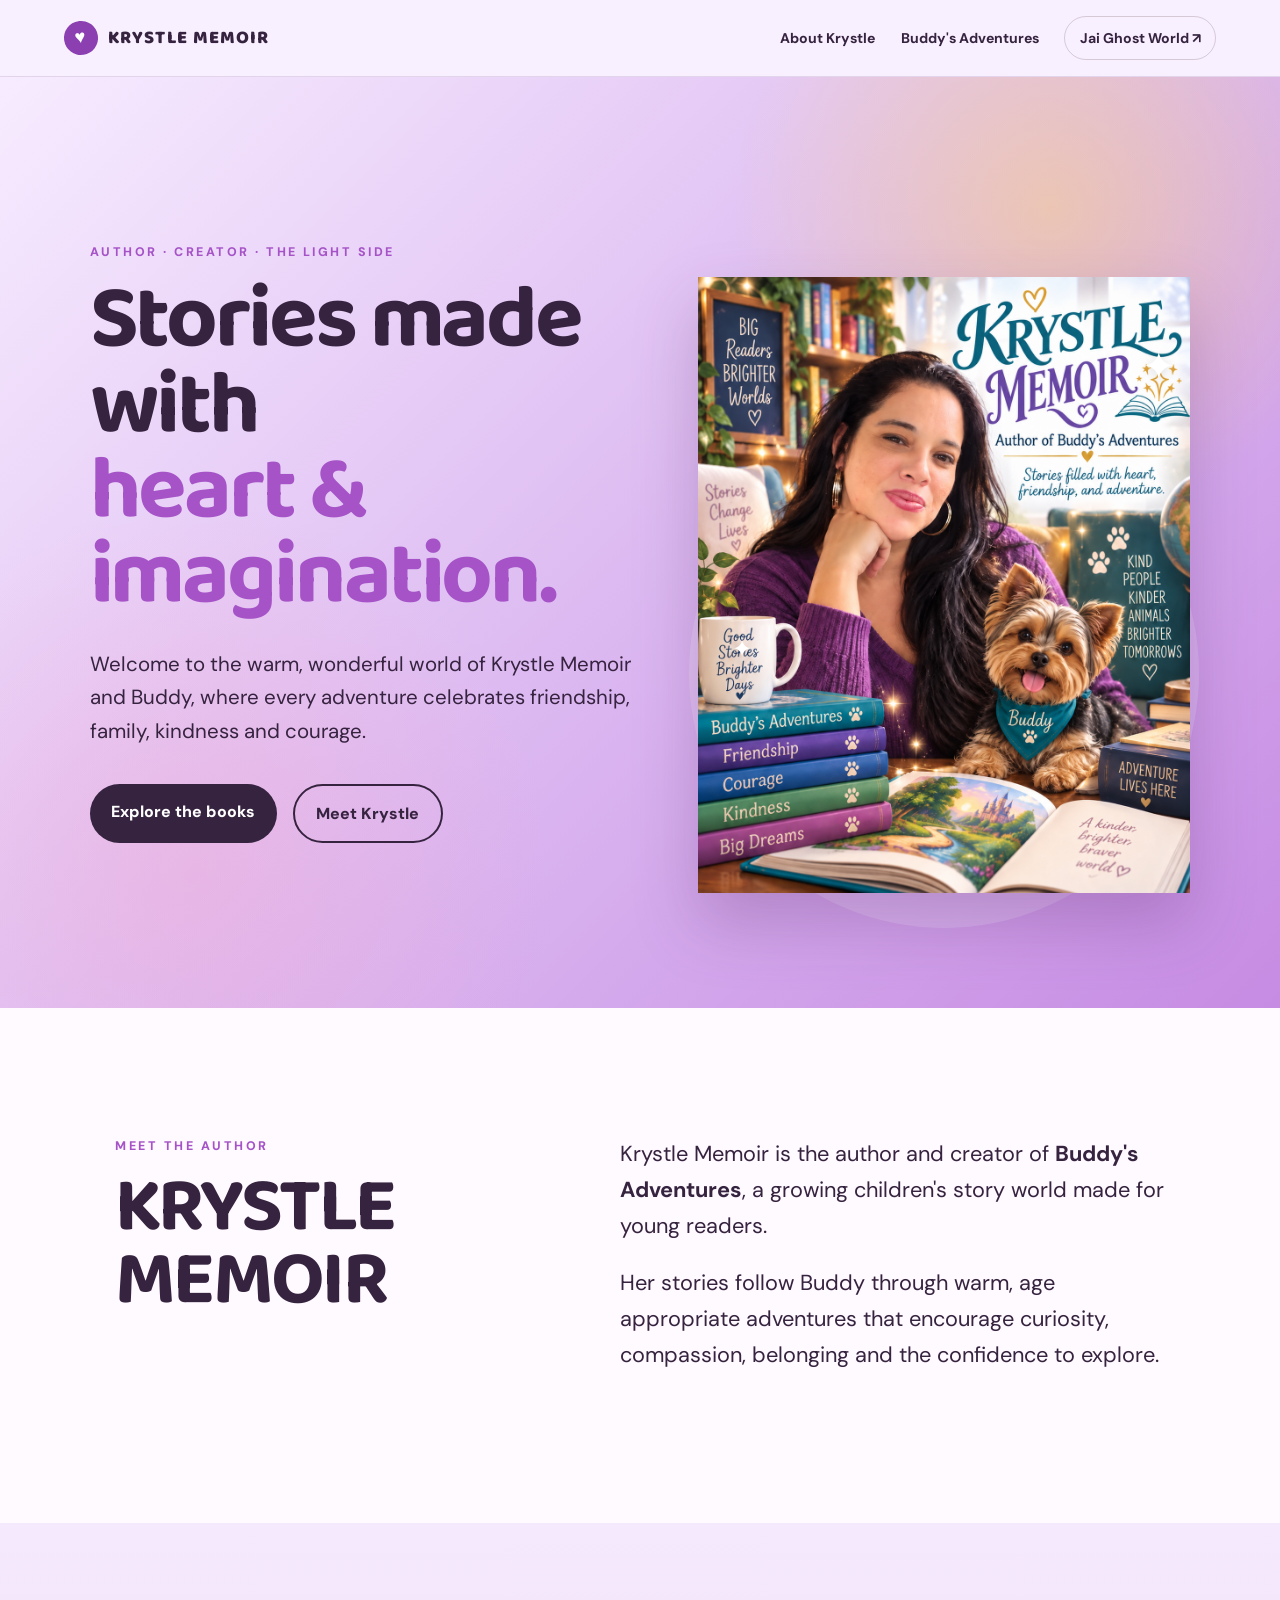
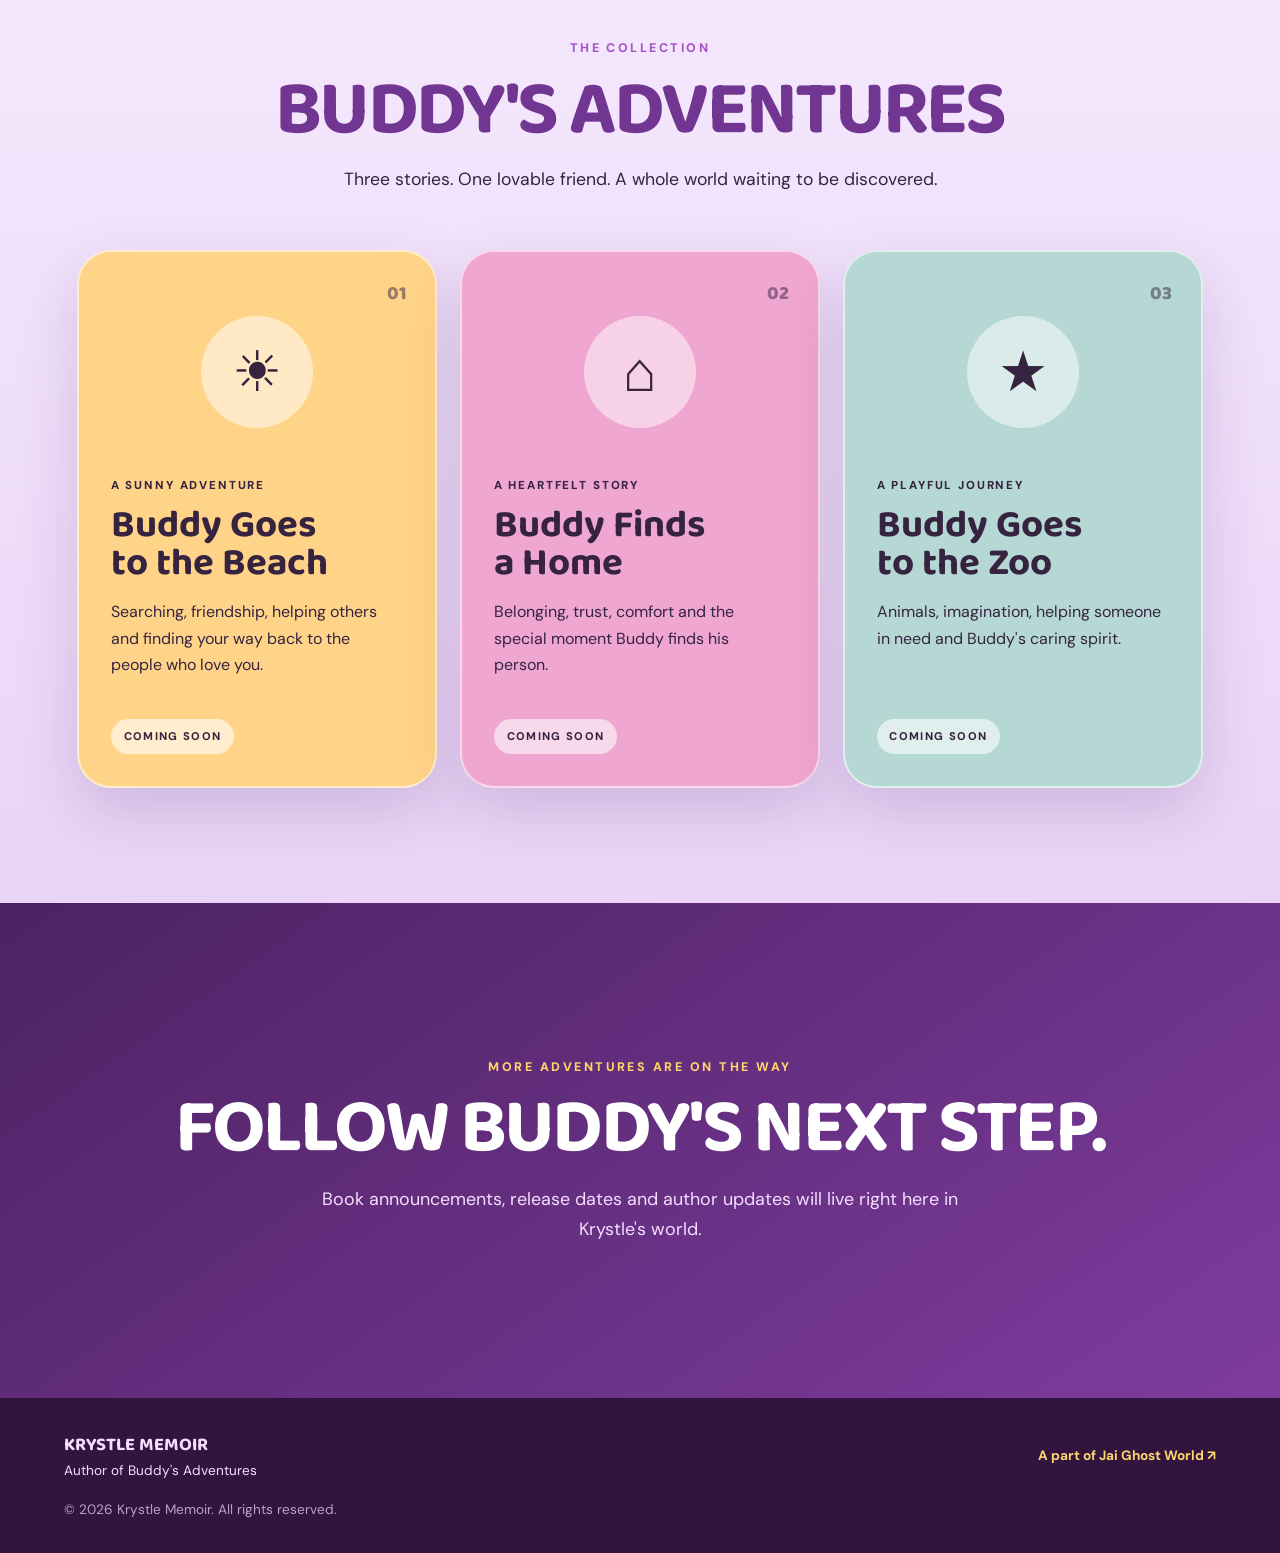
<file: index.html>
<!doctype html>
<html lang="en">
<head>
  <meta charset="utf-8">
  <meta name="viewport" content="width=device-width,initial-scale=1">
  <meta name="theme-color" content="#f6a86f">
  <meta name="description" content="Meet author Krystle Memoir and explore Buddy's Adventures, a warm children's story world about friendship, family, courage and imagination.">
  <meta property="og:title" content="Krystle Memoir | Buddy's Adventures">
  <meta property="og:description" content="A bright children's story world created by author Krystle Memoir.">
  <meta property="og:image" content="https://krystlememoir.jaighostworld.com/Krystle%20Memoir_%20Stories%20of%20Heart%20and%20Adventure.png?v=2">
  <meta property="og:url" content="https://krystlememoir.jaighostworld.com/">
  <meta property="og:type" content="website">
  <link rel="canonical" href="https://krystlememoir.jaighostworld.com/">
  <title>Krystle Memoir | Buddy's Adventures</title>
  <link rel="preconnect" href="https://fonts.googleapis.com">
  <link rel="preconnect" href="https://fonts.gstatic.com" crossorigin>
  <link href="https://fonts.googleapis.com/css2?family=Baloo+2:wght@500;600;700;800&family=DM+Sans:wght@400;500;700&display=swap" rel="stylesheet">
  <link rel="stylesheet" href="styles.css">
</head>
<body>
  <header class="site-header">
    <a class="brand" href="#top" aria-label="Krystle Memoir and Buddy's Adventures home">
      <span class="paw" aria-hidden="true">♥</span>
      <span>KRYSTLE MEMOIR</span>
    </a>
    <nav aria-label="Primary navigation">
      <a href="#about">About Krystle</a>
      <a href="#books">Buddy's Adventures</a>
      <a class="world-link" href="https://jaighostworld.com/">Jai Ghost World ↗</a>
    </nav>
  </header>

  <main id="top">
    <section class="hero">
      <div class="hero-copy">
        <p class="eyebrow">AUTHOR · CREATOR · THE LIGHT SIDE</p>
        <h1>Stories made with<br><em>heart &amp; imagination.</em></h1>
        <p class="intro">Welcome to the warm, wonderful world of Krystle Memoir and Buddy, where every adventure celebrates friendship, family, kindness and courage.</p>
        <div class="actions">
          <a class="button primary" href="#books">Explore the books</a>
          <a class="button secondary" href="#about">Meet Krystle</a>
        </div>
      </div>
      <div class="hero-art">
        <div class="sun" aria-hidden="true"></div>
        <img src="Krystle%20Memoir_%20Stories%20of%20Heart%20and%20Adventure.png?v=2" alt="Krystle Memoir with Buddy in the Buddy's Adventures reading room" width="900" height="1100">
        <span class="spark spark-one" aria-hidden="true">✦</span>
        <span class="spark spark-two" aria-hidden="true">✦</span>
      </div>
    </section>

    <section class="about" id="about">
      <div>
        <p class="eyebrow">MEET THE AUTHOR</p>
        <h2>KRYSTLE MEMOIR</h2>
      </div>
      <div class="about-copy">
        <p>Krystle Memoir is the author and creator of <strong>Buddy's Adventures</strong>, a growing children's story world made for young readers.</p>
        <p>Her stories follow Buddy through warm, age appropriate adventures that encourage curiosity, compassion, belonging and the confidence to explore.</p>
      </div>
    </section>

    <section class="books" id="books">
      <div class="section-heading">
        <p class="eyebrow">THE COLLECTION</p>
        <h2>BUDDY'S ADVENTURES</h2>
        <p>Three stories. One lovable friend. A whole world waiting to be discovered.</p>
      </div>
      <div class="book-grid">
        <article class="book-card beach">
          <span class="number">01</span>
          <div class="book-icon" aria-hidden="true">☀</div>
          <p class="label">A SUNNY ADVENTURE</p>
          <h3>Buddy Goes<br>to the Beach</h3>
          <p>Searching, friendship, helping others and finding your way back to the people who love you.</p>
          <span class="status">COMING SOON</span>
        </article>
        <article class="book-card home">
          <span class="number">02</span>
          <div class="book-icon" aria-hidden="true">⌂</div>
          <p class="label">A HEARTFELT STORY</p>
          <h3>Buddy Finds<br>a Home</h3>
          <p>Belonging, trust, comfort and the special moment Buddy finds his person.</p>
          <span class="status">COMING SOON</span>
        </article>
        <article class="book-card zoo">
          <span class="number">03</span>
          <div class="book-icon" aria-hidden="true">★</div>
          <p class="label">A PLAYFUL JOURNEY</p>
          <h3>Buddy Goes<br>to the Zoo</h3>
          <p>Animals, imagination, helping someone in need and Buddy's caring spirit.</p>
          <span class="status">COMING SOON</span>
        </article>
      </div>
    </section>

    <section class="welcome">
      <p class="eyebrow">MORE ADVENTURES ARE ON THE WAY</p>
      <h2>FOLLOW BUDDY'S NEXT STEP.</h2>
      <p>Book announcements, release dates and author updates will live right here in Krystle's world.</p>
    </section>
  </main>

  <footer>
    <div>
      <strong>KRYSTLE MEMOIR</strong>
      <span>Author of Buddy's Adventures</span>
    </div>
    <a href="https://jaighostworld.com/">A part of Jai Ghost World ↗</a>
    <p>© 2026 Krystle Memoir. All rights reserved.</p>
  </footer>
</body>
</html>
</file>
<file: styles.css>
:root{--ink:#36233f;--cream:#f8efff;--peach:#f4a6cf;--orange:#a553c7;--gold:#ffd56a;--rose:#ef9ac4;--sage:#a8d7cf;--paper:#fffaff;--purple:#713592;--shadow:0 24px 60px rgba(78,38,104,.18)}
*{box-sizing:border-box}
html{scroll-behavior:smooth}
body{margin:0;background:var(--cream);color:var(--ink);font-family:"DM Sans",sans-serif;line-height:1.65}
a{color:inherit;text-decoration:none}
.site-header{position:sticky;top:0;z-index:20;display:flex;align-items:center;justify-content:space-between;gap:2rem;padding:1rem clamp(1.2rem,5vw,5rem);background:rgba(248,239,255,.92);border-bottom:1px solid rgba(74,35,91,.12);backdrop-filter:blur(14px)}
.brand{display:flex;align-items:center;gap:.65rem;font-family:"Baloo 2",sans-serif;font-size:1.15rem;font-weight:800;letter-spacing:.06em}.paw{display:grid;place-items:center;width:2.1rem;height:2.1rem;border-radius:50%;background:#8b3fb1;color:white;transform:rotate(-8deg)}
nav{display:flex;align-items:center;gap:1.6rem;font-size:.88rem;font-weight:700}nav a:hover{color:var(--orange)}.world-link{padding:.6rem .9rem;border:1px solid rgba(56,36,31,.18);border-radius:999px}
.hero{min-height:760px;display:grid;grid-template-columns:minmax(0,1.05fr) minmax(350px,.95fr);align-items:center;gap:clamp(2rem,5vw,6rem);padding:clamp(4rem,9vw,8rem) clamp(1.2rem,7vw,7rem);overflow:hidden;background:radial-gradient(circle at 82% 14%,rgba(255,213,106,.45),transparent 24%),radial-gradient(circle at 15% 85%,rgba(244,166,207,.38),transparent 27%),linear-gradient(135deg,#f7ecff 0%,#dcb9f1 52%,#c68be3 100%)}
.hero-copy{position:relative;z-index:2;max-width:760px}.eyebrow{margin:0 0 1rem;color:var(--orange);font-size:.78rem;font-weight:800;letter-spacing:.2em}.hero h1,.section-heading h2,.about h2,.welcome h2{margin:0;font-family:"Baloo 2",sans-serif;line-height:.95;letter-spacing:-.035em}.hero h1{font-size:clamp(3.6rem,7vw,7.4rem)}.hero h1 em{color:var(--orange);font-style:normal}.intro{max-width:650px;margin:1.8rem 0 0;font-size:clamp(1.05rem,1.6vw,1.3rem)}.actions{display:flex;flex-wrap:wrap;gap:1rem;margin-top:2.2rem}.button{display:inline-flex;justify-content:center;padding:.9rem 1.35rem;border-radius:999px;font-weight:800}.primary{background:var(--ink);color:white}.secondary{border:2px solid var(--ink)}
.hero-art{position:relative;align-self:stretch;display:flex;align-items:flex-end;justify-content:center;min-height:560px}.hero-art:after{content:"";position:absolute;inset:auto 0 0 0;height:20%;background:linear-gradient(transparent,#c68be3)}.hero-art img{position:relative;z-index:2;width:min(100%,590px);max-height:700px;object-fit:contain;object-position:bottom;filter:drop-shadow(0 30px 32px rgba(75,31,94,.24))}.sun{position:absolute;width:440px;height:440px;border-radius:50%;background:rgba(255,213,106,.58);box-shadow:0 0 0 35px rgba(255,255,255,.17)}.spark{position:absolute;z-index:4;color:white;font-size:2.5rem;text-shadow:0 3px 12px rgba(56,36,31,.15)}.spark-one{top:20%;right:3%}.spark-two{left:7%;bottom:32%;font-size:1.5rem}
.about{display:grid;grid-template-columns:.85fr 1.15fr;gap:clamp(2rem,8vw,9rem);padding:clamp(5rem,10vw,9rem) clamp(1.2rem,9vw,9rem);background:var(--paper)}.about h2{font-size:clamp(3rem,6vw,6rem)}.about-copy{max-width:730px;font-size:clamp(1.1rem,1.7vw,1.38rem)}.about-copy p:first-child{margin-top:0}
.books{padding:clamp(5rem,9vw,8rem) clamp(1.2rem,6vw,6rem);background:linear-gradient(180deg,#f5e9fd,#ead4f7)}.section-heading{text-align:center;max-width:760px;margin:0 auto 3.5rem}.section-heading h2{font-size:clamp(3rem,6vw,6rem);color:var(--purple)}.section-heading>p:last-child{font-size:1.1rem}.book-grid{display:grid;grid-template-columns:repeat(3,1fr);gap:1.4rem;max-width:1300px;margin:auto}.book-card{position:relative;min-height:520px;padding:2rem;border:2px solid rgba(255,255,255,.58);border-radius:34px;overflow:hidden;box-shadow:var(--shadow);transition:transform .25s ease}.book-card:hover{transform:translateY(-8px)}.beach{background:#ffd489}.home{background:#efa6d0}.zoo{background:#b5d8d4}.number{position:absolute;top:1.6rem;right:1.8rem;font-family:"Baloo 2";font-size:1.2rem;font-weight:800;opacity:.5}.book-icon{display:grid;place-items:center;width:7rem;height:7rem;margin:2rem auto 3rem;border-radius:50%;background:rgba(255,255,255,.5);font-size:3.5rem}.label{font-size:.72rem;font-weight:800;letter-spacing:.16em}.book-card h3{margin:.5rem 0 1rem;font-family:"Baloo 2";font-size:clamp(2.1rem,3vw,3.2rem);line-height:1}.book-card p:not(.label){min-height:5.5rem}.status{display:inline-block;margin-top:1rem;padding:.5rem .8rem;border-radius:999px;background:rgba(255,255,255,.58);font-size:.7rem;font-weight:800;letter-spacing:.12em}
.welcome{text-align:center;padding:clamp(6rem,12vw,11rem) 1.2rem;background:linear-gradient(145deg,#4d2263,#7e3c9e);color:white}.welcome .eyebrow{color:var(--gold)}.welcome h2{font-size:clamp(3rem,6vw,6rem)}.welcome>p:last-child{max-width:680px;margin:1.2rem auto 0;color:#f4ddff;font-size:1.12rem}
footer{display:grid;grid-template-columns:1fr auto;gap:1rem 2rem;padding:2rem clamp(1.2rem,5vw,5rem);background:#32153f;color:#f4ddff;font-size:.85rem}footer div{display:flex;flex-direction:column}footer strong{font-family:"Baloo 2";font-size:1.15rem}footer a{align-self:center;color:var(--gold);font-weight:700}footer p{grid-column:1/-1;margin:0;opacity:.7}
@media(max-width:900px){.site-header nav a:not(.world-link){display:none}.hero{grid-template-columns:1fr;padding-top:4rem}.hero-art{min-height:420px}.hero-art img{max-height:520px}.sun{width:320px;height:320px}.about{grid-template-columns:1fr}.book-grid{grid-template-columns:1fr;max-width:620px}.book-card{min-height:460px}}
@media(max-width:560px){.site-header{gap:.8rem}.brand{font-size:.95rem}.world-link{font-size:.7rem}.hero h1{font-size:3.25rem}.hero-art{min-height:350px}.hero-art img{max-height:420px}.sun{width:250px;height:250px}.actions{flex-direction:column}.book-card{border-radius:26px}.welcome h2{font-size:2.8rem}footer{grid-template-columns:1fr}footer a{align-self:start}footer p{grid-column:auto}}
</file>
